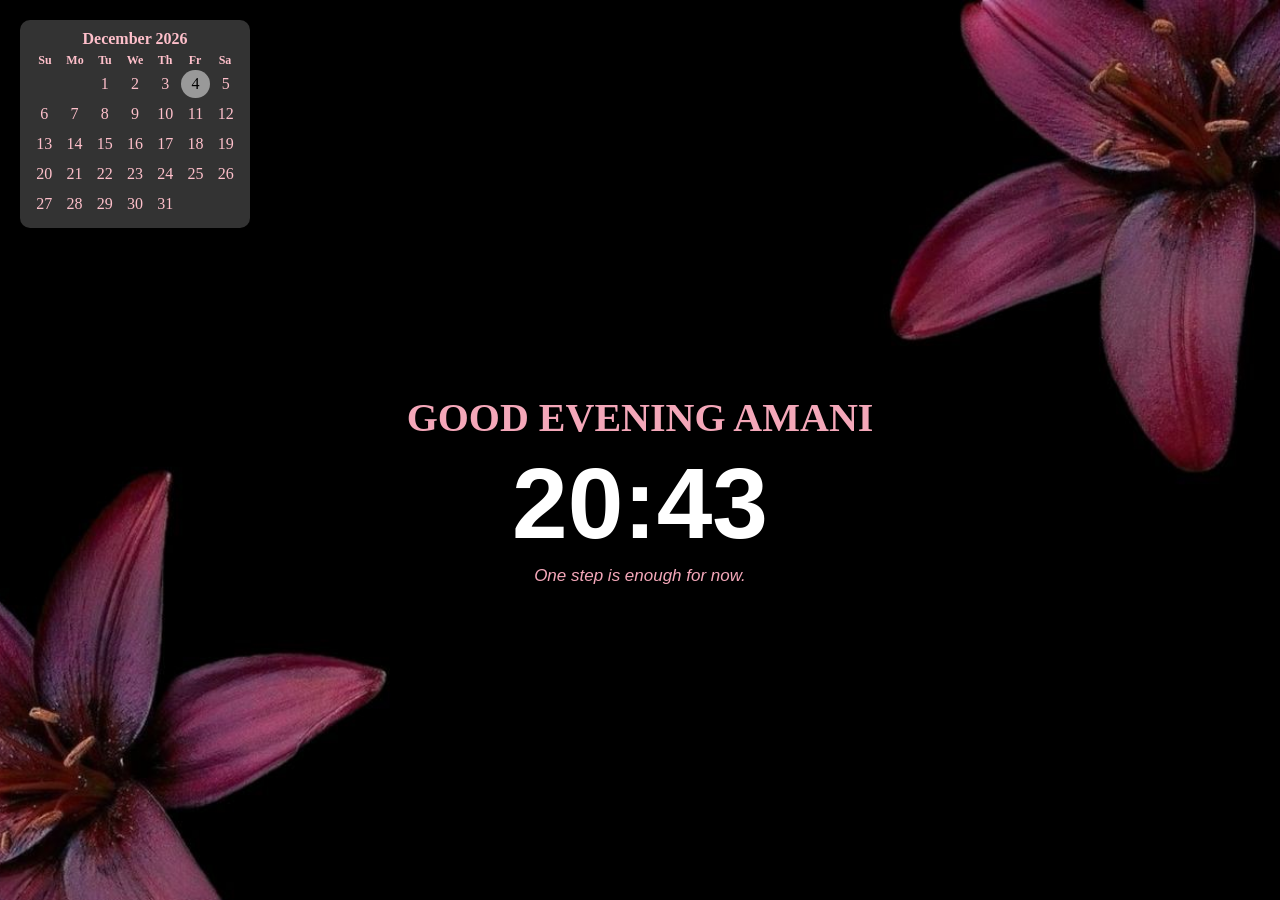
<file: index.html>
<!DOCTYPE html>
<html lang="en">
<head>
  <meta charset="UTF-8">
  <title>Amani's Daily Life</title>
  <!--FAVICON-->
  <link rel="icon" href="images/favicon.png" type="image/png">
  <link rel="stylesheet" href="styles.css">
</head>
<body>

  <div class="clock-container"> 
     <h2 id="greetings"></h2>
    <p id="time"></p>
    <p id="quote"></p>
   
  </div>
  <div class="calendar">
    <h3 id="month-year"></h3>
    <div class="weekdays"></div>
    <div class="days"></div>
</div>
   

  <script src="script.js"></script>
  <script>console.log("JS IS WORKING")</script>
</body>
</html>
</file>
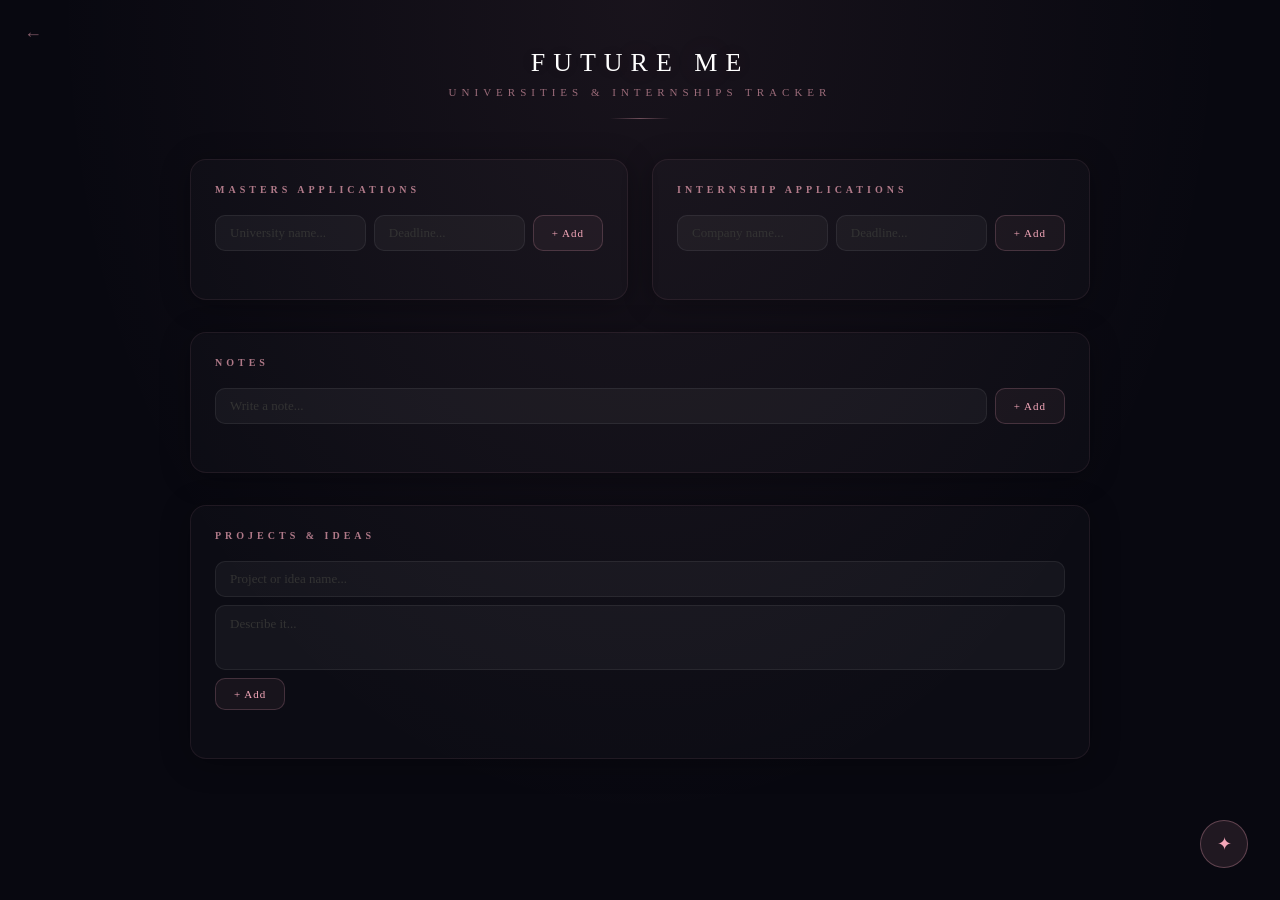
<file: future.html>
<!DOCTYPE html>
<html lang="en">
<head>
  <meta charset="UTF-8">
  <title>Future</title>
  <link rel="stylesheet" href="future.css">
  <link rel="stylesheet" href="chat.css">
  <style>.back-btn{position:fixed;top:1.5rem;left:1.5rem;color:#f4a7b9;font-size:18px;text-decoration:none;opacity:.5;transition:opacity .25s,text-shadow .25s;z-index:100;letter-spacing:1px;}.back-btn:hover{opacity:1;text-shadow:0 0 12px rgba(244,167,185,0.6);}</style>
</head>
<body>

  <a href="main.html" class="back-btn">&#8592;</a>

  <div class="future-container">

<h2>FUTURE ME</h2>
<p class="future-subtitle">UNIVERSITIES & INTERNSHIPS TRACKER</p>
<div class="divider"></div>


    <div class="future-grid">

      <div class="universities-section">
        <h3>Masters Applications</h3>
        <div class="add-form">
          <input type="text" id="uni-input" placeholder="University name..." />
          <input type="text" id="uni-deadline" placeholder="Deadline..." />
          <button onclick="addUni()">+ Add</button>
        </div>
        <div id="uni-list"></div>
      </div>

      <div class="internships-section">
        <h3>Internship Applications</h3>
        <div class="add-form">
          <input type="text" id="intern-input" placeholder="Company name..." />
          <input type="text" id="intern-deadline" placeholder="Deadline..." />
          <button onclick="addIntern()">+ Add</button>
        </div>
        <div id="intern-list"></div>
      </div>

    </div>

    <div class="notes-section">
      <h3>Notes</h3>
      <div class="add-form">
        <input type="text" id="note-input" placeholder="Write a note..." />
        <button onclick="addNote()">+ Add</button>
      </div>
      <div id="note-list"></div>
    </div>

    <div class="projects-section">
      <h3>Projects & Ideas</h3>
      <div class="add-form">
        <input type="text" id="project-input" placeholder="Project or idea name..." />
        <textarea id="project-desc" placeholder="Describe it..."></textarea>
        <button onclick="addProject()">+ Add</button>
      </div>
      <div id="project-list"></div>
    </div>

  </div>

  <script src="future.js"></script>
  <script src="chat.js"></script>
</body>
</html>
</file>
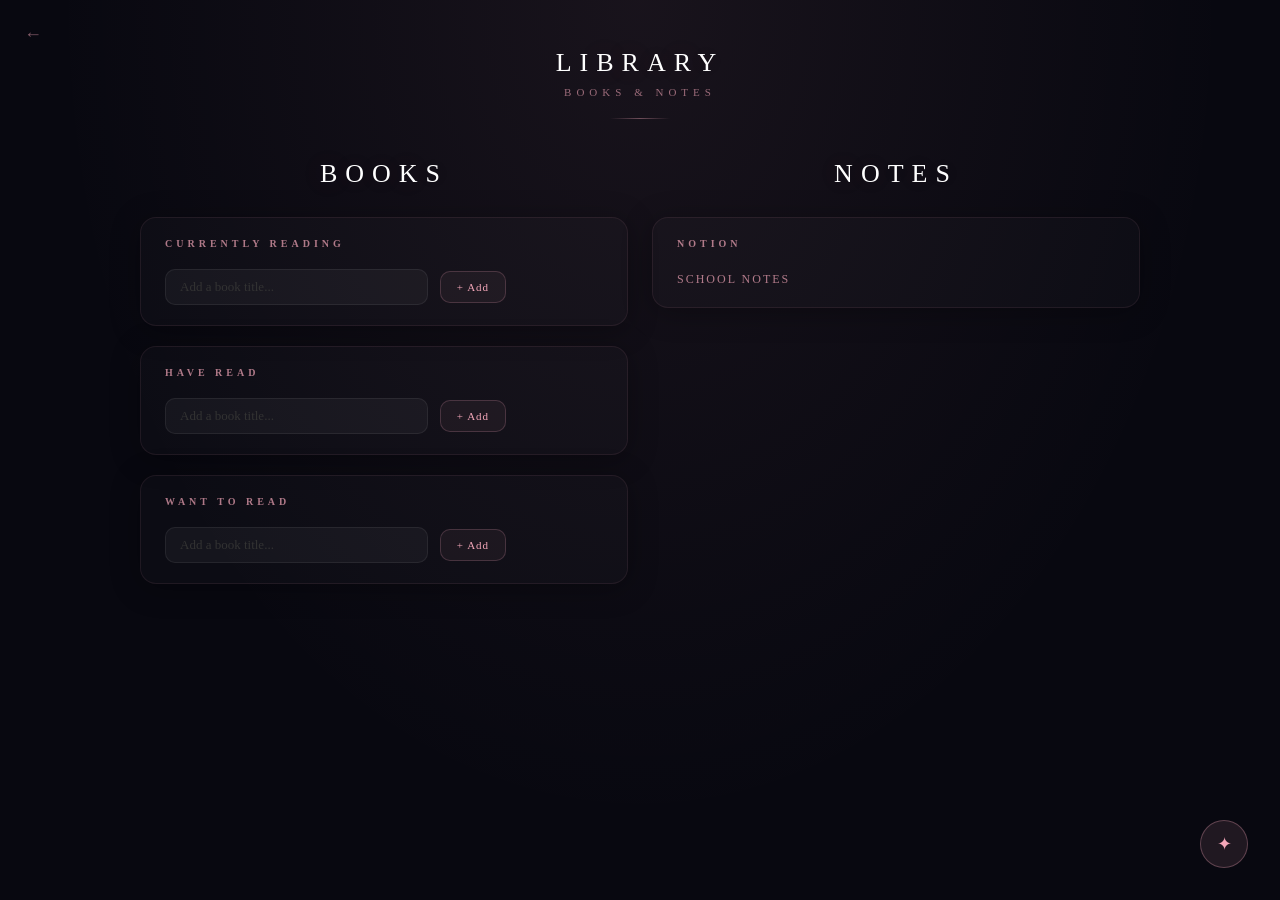
<file: library.html>
<!DOCTYPE html>
<html lang="en">
<head>
  <meta charset="UTF-8">
  <title>Notes & Reads</title>
  <link rel="stylesheet" href="library.css">
  <link rel="stylesheet" href="chat.css">
  <style>.back-btn{position:fixed;top:1.5rem;left:1.5rem;color:#f4a7b9;font-size:18px;text-decoration:none;opacity:.5;transition:opacity .25s,text-shadow .25s;z-index:100;letter-spacing:1px;}.back-btn:hover{opacity:1;text-shadow:0 0 12px rgba(244,167,185,0.6);}</style>
</head>
<body>

  <a href="main.html" class="back-btn">&#8592;</a>

  <div style="text-align:center;margin-bottom:2.5rem;">
    <h2>LIBRARY</h2>
    <p class="library-subtitle">Books & Notes</p>
    <div class="divider"></div>
  </div>

  <div class="library-container">
    
    <div class="books-section">
      <h2>Books</h2>

      <div class="currently-reading">
        <h3>Currently Reading</h3>
        <input type = "text" id= "reading-input" placeholder = "Add a book title..."/>
        <button onclick="addBook('reading')">+ Add</button>
        <div id="reading-list"></div>
      </div>

      <div class="have-read">
        <h3>Have Read</h3>
        <input type="text" id="read-input" placeholder="Add a book title..." />
        <button onclick="addBook('read')">+ Add</button>
        <div id="read-list"></div>
      </div>

      <div class="want-to-read">
        <h3>Want to Read</h3>
        <input type="text" id="want-input" placeholder="Add a book title..." />
        <button onclick="addBook('want')">+ Add</button>
        <div id="want-list"></div>
      </div>
    </div>

    <div class="notes-section">
    <h2>Notes</h2>

    <div class="notion-link"> 
    <h3>Notion</h3>
    <a href="https://www.notion.so/SEMESTER-2-2f2e0cf489b180d78055c2638e5dca19" target="_blank" rel="noreferrer">SCHOOL NOTES</a>
    </div>

    </div>

  </div>
<script src="library.js"></script>
<script src="chat.js"></script>
</body>
</html>
</file>
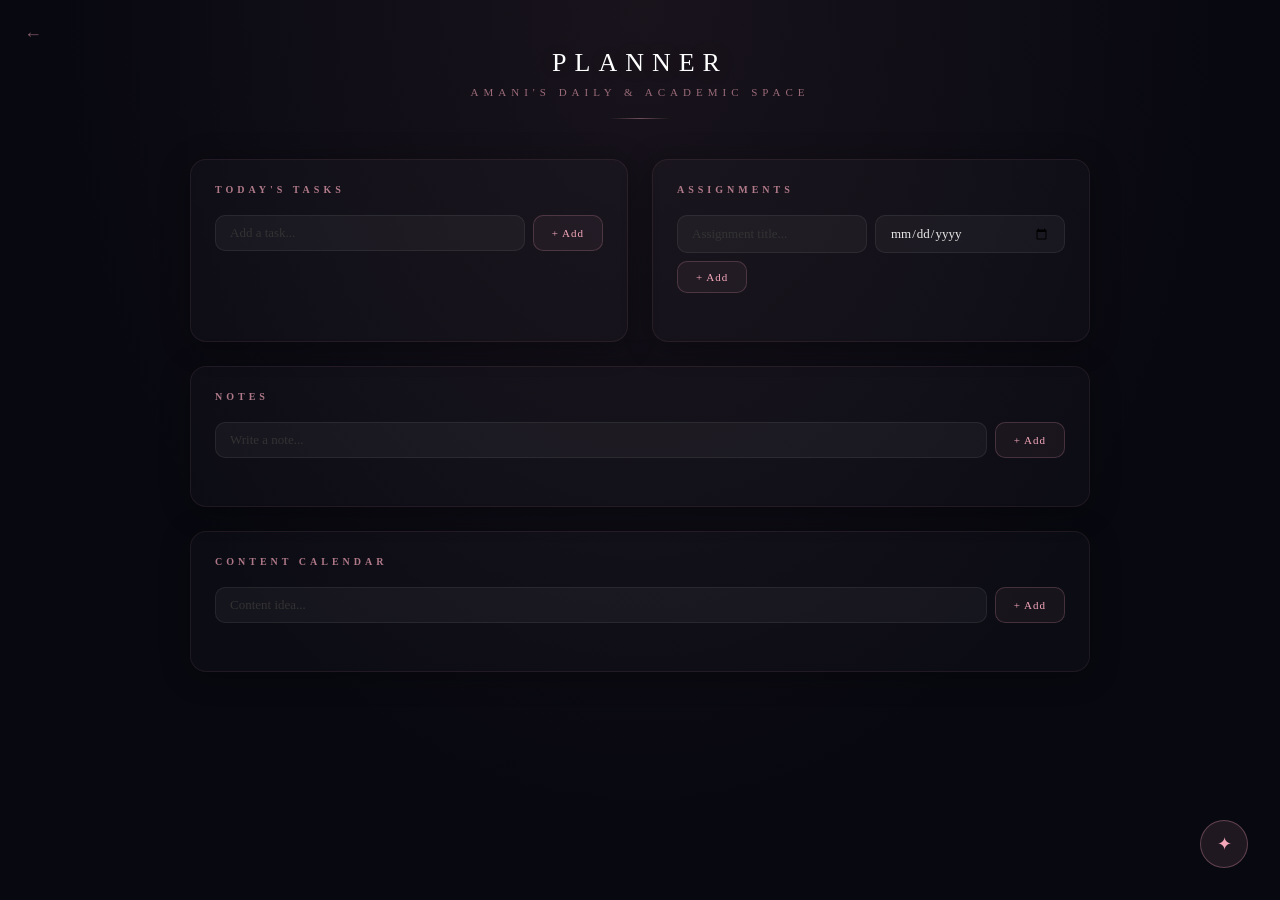
<file: planner.html>
<!DOCTYPE html>
<html lang="en">
<head>
  <meta charset="UTF-8">
  <title>Planner</title>
  <link rel="stylesheet" href="planner.css">
  <link rel="stylesheet" href="chat.css">
  <style>.back-btn{position:fixed;top:1.5rem;left:1.5rem;color:#f4a7b9;font-size:18px;text-decoration:none;opacity:.5;transition:opacity .25s,text-shadow .25s;z-index:100;letter-spacing:1px;}.back-btn:hover{opacity:1;text-shadow:0 0 12px rgba(244,167,185,0.6);}</style>
</head>
<body>

  <a href="main.html" class="back-btn">&#8592;</a>

  <div class="planner-container">

<h2>Planner</h2>
<p class="planner-subtitle">Amani's Daily & Academic Space</p>
<div class="divider"></div>

    <div class="planner-grid">

      <div class="tasks-section">
        <h3>Today's Tasks</h3>
        <div class="add-form">
          <input type="text" id="task-input" placeholder="Add a task..." />
          <button onclick="addTask()">+ Add</button>
        </div>
        <div id="task-list"></div>
      </div>

      <div class="assignments-section">
        <h3>Assignments</h3>
        <div class="add-form">
          <input type="text" id="assign-input" placeholder="Assignment title..." />
          <input type="date" id="assign-date" />
          <button onclick="addAssignment()">+ Add</button>
        </div>
        <div id="assign-list"></div>
      </div>

    </div>

    <div class="notes-section">
      <h3>Notes</h3>
      <div class="add-form">
        <input type="text" id="note-input" placeholder="Write a note..." />
        <button onclick="addNote()">+ Add</button>
      </div>
      <div id="note-list"></div>
    </div>

    <div class="content-calendar-section">
      <h3>Content Calendar</h3>
      <div class="add-form">
        <input type="text" id="content-idea" placeholder="Content idea..." />
        <button onclick="addContent()">+ Add</button>
      </div>
      <div id="content-list"></div>
    </div>

  </div>

  <script src="planner.js"></script>
  <script src="chat.js"></script>
</body>
</html>
</file>
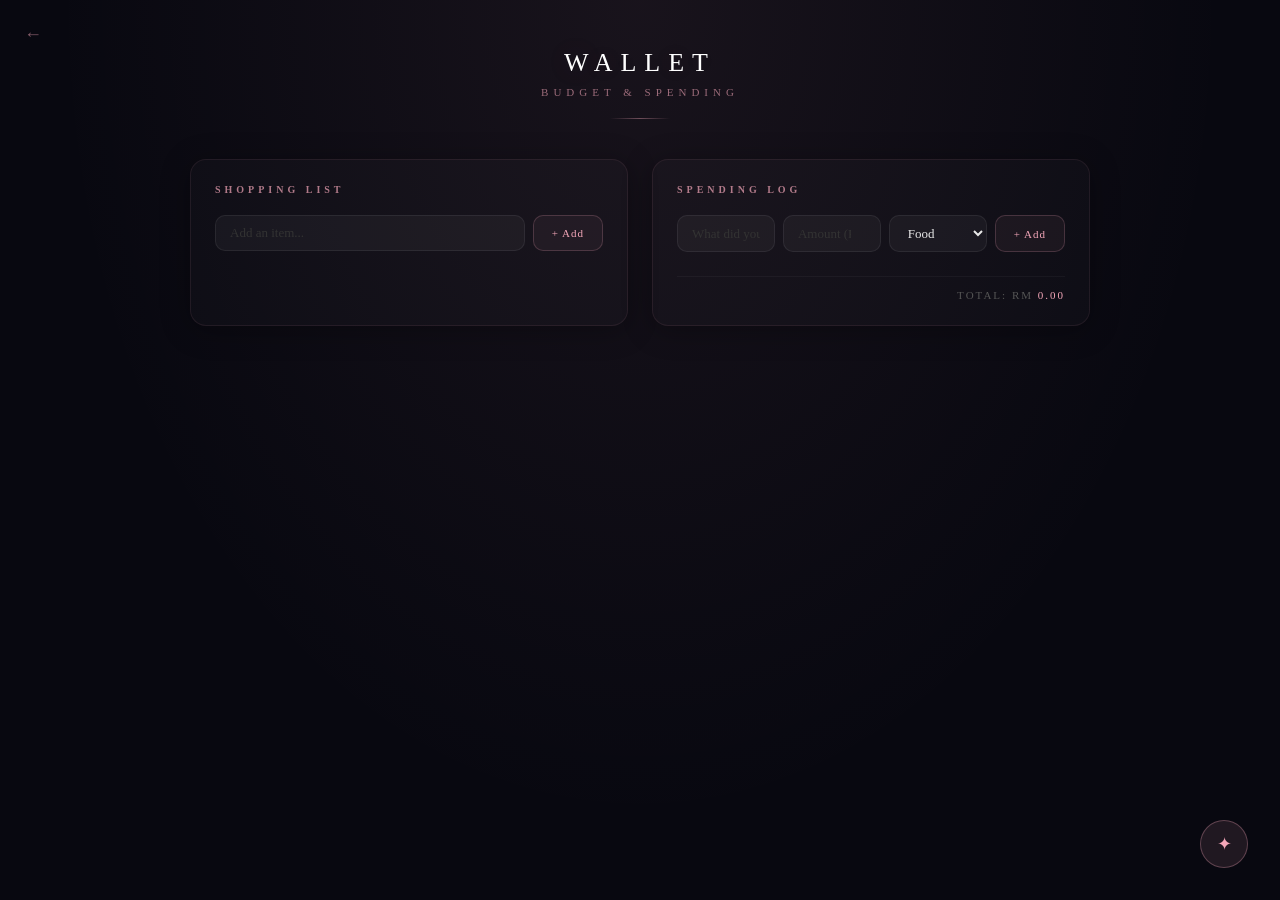
<file: wallet.html>
<!DOCTYPE html>
<html lang="en">
<head>
  <meta charset="UTF-8">
  <title>Wallet</title>
  <link rel="stylesheet" href="wallet.css">
  <link rel="stylesheet" href="chat.css">
  <style>.back-btn{position:fixed;top:1.5rem;left:1.5rem;color:#f4a7b9;font-size:18px;text-decoration:none;opacity:.5;transition:opacity .25s,text-shadow .25s;z-index:100;letter-spacing:1px;}.back-btn:hover{opacity:1;text-shadow:0 0 12px rgba(244,167,185,0.6);}</style>
</head>
<body>

  <a href="main.html" class="back-btn">&#8592;</a>

  <div class="wallet-container">

    <h2>WALLET</h2>
    <p class="wallet-subtitle">Budget & Spending</p>
    <div class="divider"></div>

    <div class="wallet-grid">

      <!-- SHOPPING LIST -->
      <div class="shopping-section">
        <h3>Shopping List</h3>
        <div class="add-form">
          <input type="text" id="shop-input" placeholder="Add an item..." />
          <button onclick="addShopItem()">+ Add</button>
        </div>
        <div id="shop-list"></div>
      </div>

      <!-- SPENDING LOG -->
      <div class="spending-section">
        <h3>Spending Log</h3>
        <div class="add-form">
          <input type="text" id="spend-desc" placeholder="What did you spend on?" />
          <input type="number" id="spend-amount" placeholder="Amount (RM)" min="0" step="0.01" />
          <select id="spend-category">
            <option value="Food">Food</option>
            <option value="Transport">Transport</option>
            <option value="Shopping">Shopping</option>
            <option value="Entertainment">Entertainment</option>
            <option value="Beauty">Beauty</option>
            <option value="Other">Other</option>
          </select>
          <button onclick="addSpend()">+ Add</button>
        </div>
        <div id="spend-list"></div>
        <div class="spend-total">Total: RM <span id="spend-total-val">0.00</span></div>
      </div>

    </div>

  </div>

  <script src="wallet.js"></script>
  <script src="chat.js"></script>
</body>
</html>
</file>
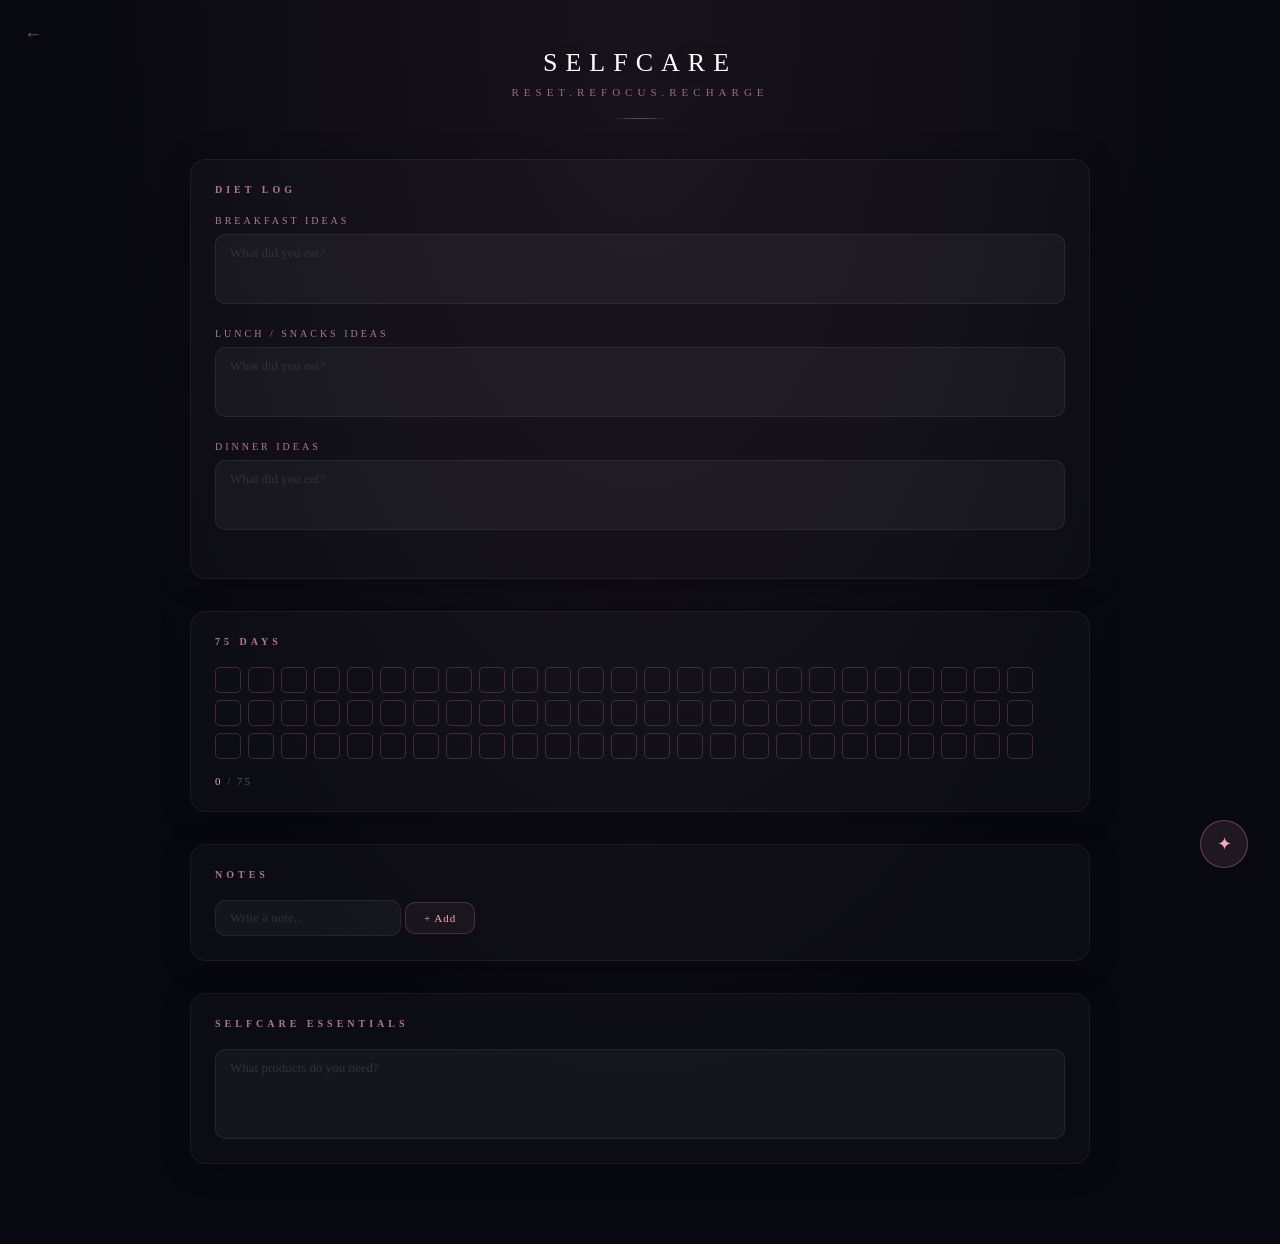
<file: workout.html>
<!DOCTYPE html>
<html lang="en">
<head>
  <meta charset="UTF-8">
  <title>Workout</title>
  <link rel="stylesheet" href="workout.css">
  <link rel="stylesheet" href="chat.css">
  <style>.back-btn{position:fixed;top:1.5rem;left:1.5rem;color:#f4a7b9;font-size:18px;text-decoration:none;opacity:.5;transition:opacity .25s,text-shadow .25s;z-index:100;letter-spacing:1px;}.back-btn:hover{opacity:1;text-shadow:0 0 12px rgba(244,167,185,0.6);}</style>
</head>
<body>

  <a href="main.html" class="back-btn">&#8592;</a>

  <div class="workout-container">

    <h2>SELFCARE</h2>
    <p class="workout-subtitle">Reset.Refocus.Recharge</p>
    <div class="divider"></div>

    <div class="workout-grid">

<div class="diet-section">
        <h3>Diet Log</h3>

        <div class="meal-block">
          <p class="meal-label">Breakfast ideas</p>
          <textarea id="diet-breakfast" placeholder="What did you eat?"></textarea>
        </div>

        <div class="meal-block">
          <p class="meal-label">Lunch / Snacks ideas</p>
          <textarea id="diet-lunch" placeholder="What did you eat?"></textarea>
        </div>

        <div class="meal-block">
          <p class="meal-label">Dinner ideas</p>
          <textarea id="diet-dinner" placeholder="What did you eat?"></textarea>
        </div>

      </div>

    </div>

    <div class="days75-section">
      <h3>75 Days</h3>
      <div id="days75-grid"></div>
      <p class="days75-count"><span id="days75-done">0</span> / 75</p>
    </div>

    <div class="notes-section">
      <h3>Notes</h3>
      <div class="add-form">
        <input type="text" id="note-input" placeholder="Write a note..." />
        <button onclick="addNote()">+ Add</button>
      </div>
      <div id="note-list"></div>
    </div>

    <div class="selfcare-section">
        <h3>SELFCARE ESSENTIALS</h3>
        <textarea id="selfcare-notes" placeholder="What products do you need?"></textarea>
    </div>

  </div>

  <script src="workout.js"></script>
  <script src="chat.js"></script>
</body>
</html>
</file>
<file: styles.css>
body {
    background-image: url("images/Background.jpg");
    background-size: cover;
    background-repeat: no-repeat;
    background-position: center;
    height: 100vh;
    margin: 0;
    justify-content: center;
    display: flex;
    align-items: center;
    flex-direction: column;
    font-family: Georgia, serif;  /* add this line */
}

.clock-container {
    display: flex;
    flex-direction: column;   /* stack vertically */
    align-items: center;      /* center horizontally */
    gap: 5px;   /* space BETWEEN them */
    margin-top: 80px;
}

#time {
    font-size: 100px;
    margin: 0;
    color: white;
    text-align: center; 
    font-weight: bold;
    font-family: sans-serif;



}

#greetings {
    font-size: 40px;
    margin: 0;
    color: #f4a7b9;
    text-align: center;
    text-transform: uppercase;

}

#quote {
    font-size: 17px;
    margin: 0;
    font-style: italic;
    color:#f4a7b9;
    text-align: center;
    font-family: sans-serif;
    

}

.calendar {
    position: absolute;
    top: 20px;
    left: 20px;
    background: rgba(255, 255, 255, 0.2);
    backdrop-filter: blur(5px);
    padding: 10px;
    border-radius: 10px;
    color: white;
    font-family: Georgia, serif;  
    width: 210px;
}

#month-year {
    text-align: center;
    margin: 0 0 5px 0;
    font-size: 16px;
    color: pink ;
}

.weekdays {
    display: grid;
    grid-template-columns: repeat(7, 1fr);
    text-align: center;
    font-weight: bold;
    font-size: 12px;
    margin-bottom: 2px;
    color: pink;

}

.days {
    display: grid;                     /* crucial for calendar layout */
    grid-template-columns: repeat(7, 1fr); /* 7 columns for 7 weekdays */
    gap: 2px;
    text-align: center;
    color: pink;
}

.day {
    padding: 5px 0;
}

.today {
    background-color: rgba(255, 255, 255, 0.5);
    border-radius: 50%;
    color: black;
}
</file>
<file: future.css>
* {
    margin: 0;
    padding: 0;
    box-sizing: border-box;
}

body {
    background-color: #080810;
    background-image: radial-gradient(ellipse at 50% 0%, rgba(244,167,185,0.07) 0%, transparent 65%);
    font-family: Georgia, serif;
    color: white;
    min-height: 100vh;
    padding: 3rem 2rem;
}

h2 {
    font-size: 26px;
    letter-spacing: 8px;
    text-transform: uppercase;
    text-align: center;
    font-weight: 400;
    margin-bottom: 0.5rem;
    text-shadow: 0 0 40px rgba(244,167,185,0.15);
}

.future-subtitle {
    font-size: 11px;
    color: #f4a7b9;
    letter-spacing: 5px;
    text-transform: uppercase;
    text-align: center;
    margin-bottom: 1.25rem;
    opacity: 0.6;
}

.divider {
    width: 60px;
    height: 1px;
    background: linear-gradient(to right, transparent, #f4a7b966, transparent);
    margin: 0 auto 2.5rem;
}

h3 {
    font-size: 10px;
    color: #f4a7b9;
    letter-spacing: 4px;
    text-transform: uppercase;
    margin-bottom: 1.25rem;
    opacity: 0.7;
}

.future-grid {
    display: grid;
    grid-template-columns: 1fr 1fr;
    gap: 1.5rem;
    max-width: 900px;
    margin: 0 auto;
}

.universities-section,
.internships-section {
    background: rgba(255,255,255,0.02);
    border: 1px solid rgba(244,167,185,0.08);
    border-radius: 16px;
    padding: 1.5rem;
    box-shadow: 0 4px 30px rgba(0,0,0,0.3);
}

/* Forms */
.add-form {
    display: flex;
    gap: 8px;
    margin-bottom: 1.5rem;
    flex-wrap: wrap;
}

input[type="text"] {
    background: rgba(255,255,255,0.04);
    border: 1px solid rgba(255,255,255,0.07);
    border-radius: 10px;
    padding: 9px 14px;
    color: #e8e8e8;
    font-family: Georgia, serif;
    font-size: 13px;
    outline: none;
    flex: 1;
    min-width: 100px;
    transition: border-color 0.2s, box-shadow 0.2s;
}

input[type="text"]::placeholder { color: #333; }

input[type="text"]:focus {
    border-color: rgba(244,167,185,0.35);
    box-shadow: 0 0 0 3px rgba(244,167,185,0.06);
}

button {
    background: rgba(244,167,185,0.05);
    border: 1px solid rgba(244,167,185,0.2);
    border-radius: 10px;
    color: #f4a7b9;
    padding: 9px 18px;
    font-size: 11px;
    font-family: Georgia, serif;
    letter-spacing: 1px;
    cursor: pointer;
    transition: background 0.2s, box-shadow 0.2s, border-color 0.2s;
    white-space: nowrap;
}

button:hover {
    background: rgba(244,167,185,0.12);
    border-color: rgba(244,167,185,0.4);
    box-shadow: 0 0 14px rgba(244,167,185,0.12);
}

/* Tracker rows */
.tracker-row {
    display: flex;
    align-items: center;
    justify-content: space-between;
    padding: 10px 0;
    border-bottom: 1px solid rgba(255,255,255,0.04);
    gap: 10px;
}

.tracker-row:last-child { border-bottom: none; }

.tracker-name {
    font-size: 13px;
    color: #ccc;
}

.tracker-deadline {
    font-size: 11px;
    color: #444;
    margin-top: 3px;
}

.status-tag {
    font-size: 9px;
    padding: 4px 12px;
    border-radius: 20px;
    letter-spacing: 1px;
    text-transform: uppercase;
    white-space: nowrap;
    cursor: pointer;
    transition: box-shadow 0.2s;
}

.status-tag:hover {
    box-shadow: 0 0 10px currentColor;
    opacity: 0.9;
}

.tag-researching {
    background: rgba(110,142,201,0.08);
    color: #6e8ec9;
    border: 1px solid rgba(110,142,201,0.2);
}

.tag-applying {
    background: rgba(244,167,185,0.08);
    color: #f4a7b9;
    border: 1px solid rgba(244,167,185,0.2);
}

.tag-applied {
    background: rgba(74,158,110,0.08);
    color: #4a9e6e;
    border: 1px solid rgba(74,158,110,0.2);
}

.tag-watchlist {
    background: rgba(201,169,110,0.08);
    color: #c9a96e;
    border: 1px solid rgba(201,169,110,0.2);
}

/* Notes */
.notes-section {
    max-width: 900px;
    margin: 2rem auto 0;
    background: rgba(255,255,255,0.02);
    border: 1px solid rgba(244,167,185,0.08);
    border-radius: 16px;
    padding: 1.5rem;
    box-shadow: 0 4px 30px rgba(0,0,0,0.3);
}

.note-item {
    display: flex;
    align-items: center;
    justify-content: space-between;
    gap: 12px;
    padding: 9px 0;
    border-bottom: 1px solid rgba(255,255,255,0.04);
    font-size: 13px;
    color: #ccc;
}

.note-item:last-child { border-bottom: none; }

/* Projects */
.projects-section {
    max-width: 900px;
    margin: 2rem auto 0;
    background: rgba(255,255,255,0.02);
    border: 1px solid rgba(244,167,185,0.08);
    border-radius: 16px;
    padding: 1.5rem;
    box-shadow: 0 4px 30px rgba(0,0,0,0.3);
}

.projects-section .add-form {
    flex-direction: column;
}

.projects-section textarea {
    background: rgba(255,255,255,0.04);
    border: 1px solid rgba(255,255,255,0.07);
    border-radius: 10px;
    padding: 10px 14px;
    color: #e8e8e8;
    font-family: Georgia, serif;
    font-size: 13px;
    resize: none;
    outline: none;
    height: 65px;
    width: 100%;
    transition: border-color 0.2s, box-shadow 0.2s;
}

.projects-section textarea::placeholder { color: #333; }

.projects-section textarea:focus {
    border-color: rgba(244,167,185,0.35);
    box-shadow: 0 0 0 3px rgba(244,167,185,0.06);
}

.projects-section button {
    align-self: flex-start;
}

.project-card {
    background: rgba(244,167,185,0.03);
    border: 1px solid rgba(244,167,185,0.1);
    border-radius: 12px;
    padding: 1rem 1.25rem;
    margin-bottom: 0.75rem;
    display: flex;
    justify-content: space-between;
    align-items: flex-start;
    gap: 12px;
    transition: border-color 0.2s, box-shadow 0.2s;
}

.project-card:hover {
    border-color: rgba(244,167,185,0.2);
    box-shadow: 0 2px 20px rgba(244,167,185,0.06);
}

.project-title {
    font-size: 14px;
    color: #e8e8e8;
    margin-bottom: 5px;
}

.project-desc {
    font-size: 12px;
    color: #555;
    line-height: 1.6;
    white-space: pre-wrap;
}

@media (max-width: 600px) {
    body { padding: 2rem 1rem; }
    h2 { font-size: 20px; letter-spacing: 5px; }
    .future-grid { grid-template-columns: 1fr; }
    .universities-section, .internships-section { padding: 1.25rem; }
    .projects-section, .notes-section { padding: 1.25rem; }
    .add-form { flex-direction: column; }
    button { width: 100%; }
    .projects-section button { width: auto; }
}
</file>
<file: chat.css>
#chat-bubble {
    position: fixed;
    bottom: 2rem;
    right: 2rem;
    width: 48px;
    height: 48px;
    background: rgba(244,167,185,0.1);
    border: 1px solid rgba(244,167,185,0.3);
    border-radius: 50%;
    display: flex;
    align-items: center;
    justify-content: center;
    font-size: 18px;
    color: #f4a7b9;
    cursor: pointer;
    z-index: 999;
    transition: background 0.2s, box-shadow 0.2s;
}

#chat-bubble:hover {
    background: rgba(244,167,185,0.2);
    box-shadow: 0 0 20px rgba(244,167,185,0.2);
}

#chat-panel {
    display: none;
    flex-direction: column;
    position: fixed;
    bottom: 5.5rem;
    right: 2rem;
    width: 320px;
    height: 420px;
    background: #0d0d14;
    border: 1px solid rgba(244,167,185,0.15);
    border-radius: 16px;
    box-shadow: 0 8px 40px rgba(0,0,0,0.5), 0 0 30px rgba(244,167,185,0.05);
    z-index: 999;
    overflow: hidden;
}

#chat-header {
    display: flex;
    justify-content: space-between;
    align-items: center;
    padding: 1rem 1.25rem;
    border-bottom: 1px solid rgba(255,255,255,0.05);
    font-size: 11px;
    letter-spacing: 3px;
    text-transform: uppercase;
    color: #f4a7b9;
}

#chat-messages {
    flex: 1;
    overflow-y: auto;
    padding: 1rem;
    display: flex;
    flex-direction: column;
    gap: 8px;
    scrollbar-width: thin;
    scrollbar-color: #1e1e1e transparent;
}

.chat-msg {
    font-size: 13px;
    line-height: 1.5;
    padding: 8px 12px;
    border-radius: 10px;
    max-width: 85%;
    word-wrap: break-word;
}

.chat-user {
    background: rgba(244,167,185,0.1);
    border: 1px solid rgba(244,167,185,0.15);
    color: #e8e8e8;
    align-self: flex-end;
}

.chat-ai {
    background: rgba(255,255,255,0.03);
    border: 1px solid rgba(255,255,255,0.07);
    color: #bbb;
    align-self: flex-start;
}

#chat-input-area {
    display: flex;
    gap: 8px;
    padding: 0.75rem 1rem;
    border-top: 1px solid rgba(255,255,255,0.05);
}

#chat-input {
    flex: 1;
    background: rgba(255,255,255,0.04);
    border: 1px solid rgba(255,255,255,0.07);
    border-radius: 8px;
    padding: 8px 12px;
    color: #e8e8e8;
    font-family: Georgia, serif;
    font-size: 13px;
    outline: none;
}

#chat-input:focus {
    border-color: rgba(244,167,185,0.35);
    box-shadow: 0 0 0 3px rgba(244,167,185,0.06);
}

#chat-input::placeholder { color: #333; }

#chat-input-area button {
    background: rgba(244,167,185,0.1);
    border: 1px solid rgba(244,167,185,0.25);
    border-radius: 8px;
    color: #f4a7b9;
    padding: 8px 12px;
    font-size: 14px;
    cursor: pointer;
    transition: background 0.2s;
}

#chat-input-area button:hover {
    background: rgba(244,167,185,0.2);
}

@media (max-width: 600px) {
    #chat-panel {
        width: calc(100vw - 2rem);
        right: 1rem;
        bottom: 5rem;
        height: 380px;
    }
    #chat-bubble {
        bottom: 1.25rem;
        right: 1.25rem;
    }
}
</file>
<file: library.css>
* {
    margin: 0;
    padding: 0;
    box-sizing: border-box;
}

body {
    background-color: #080810;
    background-image: radial-gradient(ellipse at 50% 0%, rgba(244,167,185,0.07) 0%, transparent 65%);
    font-family: Georgia, serif;
    color: white;
    min-height: 100vh;
    padding: 3rem 2rem;
}

h2 {
    font-size: 26px;
    letter-spacing: 8px;
    text-transform: uppercase;
    text-align: center;
    font-weight: 400;
    margin-bottom: 0.5rem;
    text-shadow: 0 0 40px rgba(244,167,185,0.15);
    color: white;
}

.library-subtitle {
    font-size: 11px;
    color: #f4a7b9;
    letter-spacing: 5px;
    text-transform: uppercase;
    text-align: center;
    margin-bottom: 1.25rem;
    opacity: 0.6;
}

.divider {
    width: 60px;
    height: 1px;
    background: linear-gradient(to right, transparent, #f4a7b966, transparent);
    margin: 0 auto 2.5rem;
}

h3 {
    font-size: 10px;
    color: #f4a7b9;
    letter-spacing: 4px;
    text-transform: uppercase;
    margin-bottom: 1.25rem;
    opacity: 0.7;
}

/* Layout */
.library-container {
    display: flex;
    gap: 1.5rem;
    max-width: 1000px;
    margin: 0 auto;
}

.books-section {
    flex: 1;
    display: flex;
    flex-direction: column;
    gap: 1.25rem;
}

.notes-section {
    flex: 1;
    display: flex;
    flex-direction: column;
    gap: 1.25rem;
}

.currently-reading,
.have-read,
.want-to-read,
.notion-link,
.quick-notes {
    background: rgba(255,255,255,0.02);
    border: 1px solid rgba(244,167,185,0.08);
    border-radius: 16px;
    padding: 1.25rem 1.5rem;
    box-shadow: 0 4px 30px rgba(0,0,0,0.3);
}

/* Book rows */
#reading-list div,
#read-list div,
#want-list div {
    display: flex;
    justify-content: space-between;
    align-items: center;
    padding: 8px 0;
    border-bottom: 1px solid rgba(255,255,255,0.04);
    font-size: 13px;
    color: #ccc;
}

/* Inputs */
input[type="text"] {
    background: rgba(255,255,255,0.04);
    border: 1px solid rgba(255,255,255,0.07);
    border-radius: 10px;
    padding: 9px 14px;
    color: #e8e8e8;
    font-family: Georgia, serif;
    font-size: 13px;
    outline: none;
    width: 60%;
    transition: border-color 0.2s, box-shadow 0.2s;
}

input[type="text"]::placeholder { color: #333; }

input[type="text"]:focus {
    border-color: rgba(244,167,185,0.35);
    box-shadow: 0 0 0 3px rgba(244,167,185,0.06);
}

/* Buttons */
button {
    background: rgba(244,167,185,0.05);
    border: 1px solid rgba(244,167,185,0.2);
    border-radius: 10px;
    color: #f4a7b9;
    padding: 9px 16px;
    font-size: 11px;
    cursor: pointer;
    font-family: Georgia, serif;
    letter-spacing: 1px;
    transition: background 0.2s, box-shadow 0.2s, border-color 0.2s;
    margin-left: 8px;
}

button:hover {
    background: rgba(244,167,185,0.12);
    border-color: rgba(244,167,185,0.4);
    box-shadow: 0 0 14px rgba(244,167,185,0.12);
}

/* Notion link */
.notion-link a {
    font-size: 12px;
    color: #f4a7b9;
    letter-spacing: 2px;
    text-decoration: none;
    opacity: 0.7;
    text-transform: uppercase;
    transition: opacity 0.2s;
}

.notion-link a:hover { opacity: 1; }

@media (max-width: 600px) {
    body { padding: 2rem 1rem; }
    h2 { font-size: 20px; letter-spacing: 5px; }
    .library-container { flex-direction: column; }
    input[type="text"] { width: 100%; }
    button { margin-left: 0; margin-top: 8px; width: 100%; }
    .currently-reading, .have-read, .want-to-read, .notion-link { padding: 1.25rem; }
}
</file>
<file: planner.css>
* {
    margin: 0;
    padding: 0;
    box-sizing: border-box;
}

body {
    background-color: #080810;
    background-image: radial-gradient(ellipse at 50% 0%, rgba(244,167,185,0.07) 0%, transparent 65%);
    font-family: Georgia, serif;
    color: white;
    min-height: 100vh;
    padding: 3rem 2rem;
}

h2 {
    font-size: 26px;
    letter-spacing: 8px;
    text-transform: uppercase;
    text-align: center;
    font-weight: 400;
    margin-bottom: 0.5rem;
    text-shadow: 0 0 40px rgba(244,167,185,0.15);
}

.planner-subtitle {
    font-size: 11px;
    color: #f4a7b9;
    letter-spacing: 5px;
    text-transform: uppercase;
    text-align: center;
    margin-bottom: 1.25rem;
    opacity: 0.6;
}

.divider {
    width: 60px;
    height: 1px;
    background: linear-gradient(to right, transparent, #f4a7b966, transparent);
    margin: 0 auto 2.5rem;
}

h3 {
    font-size: 10px;
    color: #f4a7b9;
    letter-spacing: 4px;
    text-transform: uppercase;
    margin-bottom: 1.25rem;
    opacity: 0.7;
}

.planner-grid {
    display: grid;
    grid-template-columns: 1fr 1fr;
    gap: 1.5rem;
    max-width: 900px;
    margin: 0 auto;
}

.tasks-section,
.assignments-section {
    background: rgba(255,255,255,0.02);
    border: 1px solid rgba(244,167,185,0.08);
    border-radius: 16px;
    padding: 1.5rem;
    box-shadow: 0 4px 30px rgba(0,0,0,0.3);
}

/* Tasks */
.task-item {
    display: flex;
    align-items: center;
    gap: 10px;
    padding: 9px 0;
    border-bottom: 1px solid rgba(255,255,255,0.04);
    cursor: pointer;
    transition: opacity 0.2s;
}

.task-item:last-child { border-bottom: none; }

.task-check {
    width: 15px;
    height: 15px;
    border: 1px solid rgba(244,167,185,0.3);
    border-radius: 4px;
    flex-shrink: 0;
    transition: background 0.2s, border-color 0.2s;
}

.task-check.done {
    background: rgba(244,167,185,0.2);
    border-color: #f4a7b9;
    box-shadow: 0 0 6px rgba(244,167,185,0.2);
}

.task-text {
    font-size: 13px;
    color: #ccc;
    transition: color 0.2s;
}

.task-text.done {
    color: #444;
    text-decoration: line-through;
}

/* Assignments */
.assign-card {
    background: rgba(244,167,185,0.03);
    border: 1px solid rgba(244,167,185,0.1);
    border-radius: 12px;
    padding: 1rem 1.25rem;
    margin-bottom: 0.75rem;
    transition: border-color 0.2s;
}

.assign-card:hover {
    border-color: rgba(244,167,185,0.2);
}

.assign-title {
    font-size: 14px;
    color: #e8e8e8;
    margin-bottom: 4px;
}

.assign-due {
    font-size: 11px;
    color: #f4a7b9;
    margin-bottom: 10px;
    opacity: 0.7;
}

.progress-bar {
    height: 3px;
    background: rgba(255,255,255,0.05);
    border-radius: 2px;
    cursor: pointer;
}

.progress-fill {
    height: 100%;
    border-radius: 2px;
    background: linear-gradient(to right, #f4a7b966, #f4a7b9);
    box-shadow: 0 0 8px rgba(244,167,185,0.4);
    transition: width 0.3s ease;
}

/* Forms */
.add-form {
    display: flex;
    gap: 8px;
    margin-bottom: 1.5rem;
    flex-wrap: wrap;
}

input[type="text"], input[type="date"] {
    background: rgba(255,255,255,0.04);
    border: 1px solid rgba(255,255,255,0.07);
    border-radius: 10px;
    padding: 9px 14px;
    color: #e8e8e8;
    font-family: Georgia, serif;
    font-size: 13px;
    outline: none;
    flex: 1;
    transition: border-color 0.2s, box-shadow 0.2s;
}

input[type="text"]::placeholder { color: #333; }

input[type="text"]:focus, input[type="date"]:focus {
    border-color: rgba(244,167,185,0.35);
    box-shadow: 0 0 0 3px rgba(244,167,185,0.06);
}

button {
    background: rgba(244,167,185,0.05);
    border: 1px solid rgba(244,167,185,0.2);
    border-radius: 10px;
    color: #f4a7b9;
    padding: 9px 18px;
    font-size: 11px;
    font-family: Georgia, serif;
    letter-spacing: 1px;
    cursor: pointer;
    transition: background 0.2s, box-shadow 0.2s, border-color 0.2s;
    white-space: nowrap;
}

button:hover {
    background: rgba(244,167,185,0.12);
    border-color: rgba(244,167,185,0.4);
    box-shadow: 0 0 14px rgba(244,167,185,0.12);
}

/* Notes */
.notes-section {
    max-width: 900px;
    margin: 1.5rem auto 0;
    background: rgba(255,255,255,0.02);
    border: 1px solid rgba(244,167,185,0.08);
    border-radius: 16px;
    padding: 1.5rem;
    box-shadow: 0 4px 30px rgba(0,0,0,0.3);
}

.note-item {
    display: flex;
    align-items: center;
    justify-content: space-between;
    gap: 12px;
    padding: 9px 0;
    border-bottom: 1px solid rgba(255,255,255,0.04);
    font-size: 13px;
    color: #ccc;
}

.note-item:last-child { border-bottom: none; }

/* Content Calendar */
.content-calendar-section {
    max-width: 900px;
    margin: 1.5rem auto 0;
    background: rgba(255,255,255,0.02);
    border: 1px solid rgba(244,167,185,0.08);
    border-radius: 16px;
    padding: 1.5rem;
    box-shadow: 0 4px 30px rgba(0,0,0,0.3);
}

.content-card {
    display: flex;
    align-items: flex-start;
    justify-content: space-between;
    gap: 12px;
    padding: 12px 0;
    border-bottom: 1px solid rgba(255,255,255,0.04);
}

.content-card:last-child { border-bottom: none; }

.content-meta {
    display: flex;
    flex-direction: column;
    gap: 4px;
    flex: 1;
}

.content-idea-text {
    font-size: 13px;
    color: #ccc;
}

select {
    background: rgba(255,255,255,0.04);
    border: 1px solid rgba(255,255,255,0.07);
    border-radius: 10px;
    padding: 9px 14px;
    color: #e8e8e8;
    font-family: Georgia, serif;
    font-size: 13px;
    outline: none;
    flex: 1;
    min-width: 90px;
    transition: border-color 0.2s, box-shadow 0.2s;
}

select:focus {
    border-color: rgba(244,167,185,0.35);
    box-shadow: 0 0 0 3px rgba(244,167,185,0.06);
}

select option { background: #111; }

@media (max-width: 600px) {
    body { padding: 2rem 1rem; }
    h2 { font-size: 20px; letter-spacing: 5px; }
    .planner-grid { grid-template-columns: 1fr; }
    .tasks-section, .assignments-section { padding: 1.25rem; }
    .content-calendar-section, .notes-section { padding: 1.25rem; }
    .add-form { flex-direction: column; }
    button { width: 100%; }
}
</file>
<file: wallet.css>
* {
    margin: 0;
    padding: 0;
    box-sizing: border-box;
}

body {
    background-color: #080810;
    background-image: radial-gradient(ellipse at 50% 0%, rgba(244,167,185,0.07) 0%, transparent 65%);
    font-family: Georgia, serif;
    color: white;
    min-height: 100vh;
    padding: 3rem 2rem;
}

h2 {
    font-size: 26px;
    letter-spacing: 8px;
    text-transform: uppercase;
    text-align: center;
    font-weight: 400;
    margin-bottom: 0.5rem;
    text-shadow: 0 0 40px rgba(244,167,185,0.15);
}

.wallet-subtitle {
    font-size: 11px;
    color: #f4a7b9;
    letter-spacing: 5px;
    text-transform: uppercase;
    text-align: center;
    margin-bottom: 1.25rem;
    opacity: 0.6;
}

.divider {
    width: 60px;
    height: 1px;
    background: linear-gradient(to right, transparent, #f4a7b966, transparent);
    margin: 0 auto 2.5rem;
}

h3 {
    font-size: 10px;
    color: #f4a7b9;
    letter-spacing: 4px;
    text-transform: uppercase;
    margin-bottom: 1.25rem;
    opacity: 0.7;
}

.wallet-grid {
    display: grid;
    grid-template-columns: 1fr 1fr;
    gap: 1.5rem;
    max-width: 900px;
    margin: 0 auto;
}

.shopping-section,
.spending-section {
    background: rgba(255,255,255,0.02);
    border: 1px solid rgba(244,167,185,0.08);
    border-radius: 16px;
    padding: 1.5rem;
    box-shadow: 0 4px 30px rgba(0,0,0,0.3);
}

/* Forms */
.add-form {
    display: flex;
    gap: 8px;
    margin-bottom: 1.5rem;
    flex-wrap: wrap;
}

input[type="text"],
input[type="number"],
select {
    background: rgba(255,255,255,0.04);
    border: 1px solid rgba(255,255,255,0.07);
    border-radius: 10px;
    padding: 9px 14px;
    color: #e8e8e8;
    font-family: Georgia, serif;
    font-size: 13px;
    outline: none;
    flex: 1;
    min-width: 90px;
    transition: border-color 0.2s, box-shadow 0.2s;
}

input[type="text"]::placeholder,
input[type="number"]::placeholder { color: #333; }

input:focus, select:focus {
    border-color: rgba(244,167,185,0.35);
    box-shadow: 0 0 0 3px rgba(244,167,185,0.06);
}

select option { background: #111; }

button {
    background: rgba(244,167,185,0.05);
    border: 1px solid rgba(244,167,185,0.2);
    border-radius: 10px;
    color: #f4a7b9;
    padding: 9px 18px;
    font-size: 11px;
    font-family: Georgia, serif;
    letter-spacing: 1px;
    cursor: pointer;
    transition: background 0.2s, box-shadow 0.2s, border-color 0.2s;
    white-space: nowrap;
}

button:hover {
    background: rgba(244,167,185,0.12);
    border-color: rgba(244,167,185,0.4);
    box-shadow: 0 0 14px rgba(244,167,185,0.12);
}

/* Shopping list */
.shop-item {
    display: flex;
    align-items: center;
    gap: 10px;
    padding: 9px 0;
    border-bottom: 1px solid rgba(255,255,255,0.04);
    cursor: pointer;
}

.shop-item:last-child { border-bottom: none; }

.shop-check {
    width: 15px;
    height: 15px;
    border: 1px solid rgba(244,167,185,0.3);
    border-radius: 4px;
    flex-shrink: 0;
    cursor: pointer;
    transition: background 0.2s, border-color 0.2s;
}

.shop-check.done {
    background: rgba(244,167,185,0.2);
    border-color: #f4a7b9;
    box-shadow: 0 0 6px rgba(244,167,185,0.2);
}

.shop-text {
    font-size: 13px;
    color: #ccc;
    cursor: pointer;
    flex: 1;
    transition: color 0.2s;
}

.shop-text.done {
    color: #444;
    text-decoration: line-through;
}

/* Spending log */
.spend-row {
    display: flex;
    align-items: center;
    justify-content: space-between;
    padding: 9px 0;
    border-bottom: 1px solid rgba(255,255,255,0.04);
    gap: 10px;
}

.spend-row:last-child { border-bottom: none; }

.spend-info { flex: 1; }

.spend-desc-text {
    font-size: 13px;
    color: #ccc;
}

.spend-cat-tag {
    font-size: 9px;
    letter-spacing: 1px;
    color: #444;
    text-transform: uppercase;
    margin-top: 2px;
}

.spend-amt {
    font-size: 13px;
    color: #f4a7b9;
    white-space: nowrap;
}

.spend-total {
    font-size: 11px;
    color: #555;
    letter-spacing: 2px;
    text-transform: uppercase;
    margin-top: 1.25rem;
    text-align: right;
    padding-top: 0.75rem;
    border-top: 1px solid rgba(255,255,255,0.04);
}

.spend-total span {
    color: #f4a7b9;
}

@media (max-width: 600px) {
    body { padding: 2rem 1rem; }
    h2 { font-size: 20px; letter-spacing: 5px; }
    .wallet-grid { grid-template-columns: 1fr; }
    .shopping-section, .spending-section { padding: 1.25rem; }
    .add-form { flex-direction: column; }
    button { width: 100%; }
}
</file>
<file: workout.css>
* {
    margin: 0;
    padding: 0;
    box-sizing: border-box;
}

body {
    background-color: #080810;
    background-image: radial-gradient(ellipse at 50% 0%, rgba(244,167,185,0.07) 0%, transparent 65%);
    font-family: Georgia, serif;
    color: white;
    min-height: 100vh;
    padding: 3rem 2rem;
}

h2 {
    font-size: 26px;
    letter-spacing: 8px;
    text-transform: uppercase;
    text-align: center;
    font-weight: 400;
    margin-bottom: 0.5rem;
    text-shadow: 0 0 40px rgba(244,167,185,0.15);
}

.workout-subtitle {
    font-size: 11px;
    color: #f4a7b9;
    letter-spacing: 5px;
    text-transform: uppercase;
    text-align: center;
    margin-bottom: 1.25rem;
    opacity: 0.6;
}

.divider {
    width: 60px;
    height: 1px;
    background: linear-gradient(to right, transparent, #f4a7b966, transparent);
    margin: 0 auto 2.5rem;
}

h3 {
    font-size: 10px;
    color: #f4a7b9;
    letter-spacing: 4px;
    text-transform: uppercase;
    margin-bottom: 1.25rem;
    opacity: 0.7;
}

.workout-grid {
    display: grid;
    grid-template-columns: 1fr 1fr;
    gap: 1.5rem;
    max-width: 900px;
    margin: 0 auto;
}

.diet-section {
    background: rgba(255,255,255,0.02);
    border: 1px solid rgba(244,167,185,0.08);
    border-radius: 16px;
    padding: 1.5rem;
    box-shadow: 0 4px 30px rgba(0,0,0,0.3);
    grid-column: 1 / -1;
}

/* Diet log */
.meal-block {
    margin-bottom: 1.25rem;
}

.meal-label {
    font-size: 10px;
    color: #f4a7b9;
    letter-spacing: 3px;
    text-transform: uppercase;
    margin-bottom: 0.5rem;
    opacity: 0.7;
}

textarea {
    width: 100%;
    background: rgba(255,255,255,0.04);
    border: 1px solid rgba(255,255,255,0.07);
    border-radius: 10px;
    padding: 10px 14px;
    color: #e8e8e8;
    font-family: Georgia, serif;
    font-size: 13px;
    resize: none;
    outline: none;
    height: 70px;
    transition: border-color 0.2s, box-shadow 0.2s;
}

textarea::placeholder { color: #333; }

textarea:focus {
    border-color: rgba(244,167,185,0.35);
    box-shadow: 0 0 0 3px rgba(244,167,185,0.06);
}

/* 75 Days */
.days75-section {
    max-width: 900px;
    margin: 2rem auto;
    background: rgba(255,255,255,0.02);
    border: 1px solid rgba(244,167,185,0.08);
    border-radius: 16px;
    padding: 1.5rem;
    box-shadow: 0 4px 30px rgba(0,0,0,0.3);
}

#days75-grid {
    display: flex;
    flex-wrap: wrap;
    gap: 7px;
}

.day75-box {
    width: 26px;
    height: 26px;
    border: 1px solid rgba(244,167,185,0.2);
    border-radius: 5px;
    cursor: pointer;
    transition: background 0.2s, border-color 0.2s, box-shadow 0.2s;
    flex-shrink: 0;
}

.day75-box:hover {
    border-color: rgba(244,167,185,0.5);
    background: rgba(244,167,185,0.05);
}

.day75-box.ticked {
    background: rgba(244,167,185,0.2);
    border-color: #f4a7b9;
    box-shadow: 0 0 8px rgba(244,167,185,0.25);
}

.days75-count {
    font-size: 11px;
    color: #555;
    letter-spacing: 2px;
    margin-top: 1rem;
}

.days75-count span {
    color: #f4a7b9;
}

/* Notes */
.notes-section {
    max-width: 900px;
    margin: 0 auto 2rem;
    background: rgba(255,255,255,0.02);
    border: 1px solid rgba(244,167,185,0.08);
    border-radius: 16px;
    padding: 1.5rem;
    box-shadow: 0 4px 30px rgba(0,0,0,0.3);
}

.notes-section .add-form input {
    background: rgba(255,255,255,0.04);
    border: 1px solid rgba(255,255,255,0.07);
    border-radius: 10px;
    padding: 9px 14px;
    color: #e8e8e8;
    font-family: Georgia, serif;
    font-size: 13px;
    outline: none;
    flex: 1;
    transition: border-color 0.2s, box-shadow 0.2s;
}

.notes-section .add-form input:focus {
    border-color: rgba(244,167,185,0.35);
    box-shadow: 0 0 0 3px rgba(244,167,185,0.06);
}

.notes-section .add-form input::placeholder { color: #333; }

.notes-section button {
    background: rgba(244,167,185,0.05);
    border: 1px solid rgba(244,167,185,0.2);
    border-radius: 10px;
    color: #f4a7b9;
    padding: 9px 18px;
    font-size: 11px;
    font-family: Georgia, serif;
    letter-spacing: 1px;
    cursor: pointer;
    transition: background 0.2s, box-shadow 0.2s;
}

.notes-section button:hover {
    background: rgba(244,167,185,0.12);
    box-shadow: 0 0 14px rgba(244,167,185,0.12);
}

.note-item {
    display: flex;
    align-items: center;
    justify-content: space-between;
    gap: 12px;
    padding: 9px 0;
    border-bottom: 1px solid rgba(255,255,255,0.04);
    font-size: 13px;
    color: #ccc;
}

.note-item:last-child { border-bottom: none; }

/* Selfcare */
.selfcare-section {
    max-width: 900px;
    margin: 0 auto 2rem;
    background: rgba(255,255,255,0.02);
    border: 1px solid rgba(244,167,185,0.08);
    border-radius: 16px;
    padding: 1.5rem;
    box-shadow: 0 4px 30px rgba(0,0,0,0.3);
    display: flex;
    flex-direction: column;
}

.selfcare-section textarea {
    height: 90px;
}

@media (max-width: 600px) {
    body { padding: 2rem 1rem; }
    h2 { font-size: 20px; letter-spacing: 5px; }
    .workout-grid { grid-template-columns: 1fr; }
    .diet-section, .days75-section, .selfcare-section, .notes-section { padding: 1.25rem; }
    #days75-grid { gap: 5px; }
    .day75-box { width: 22px; height: 22px; }
}
</file>
